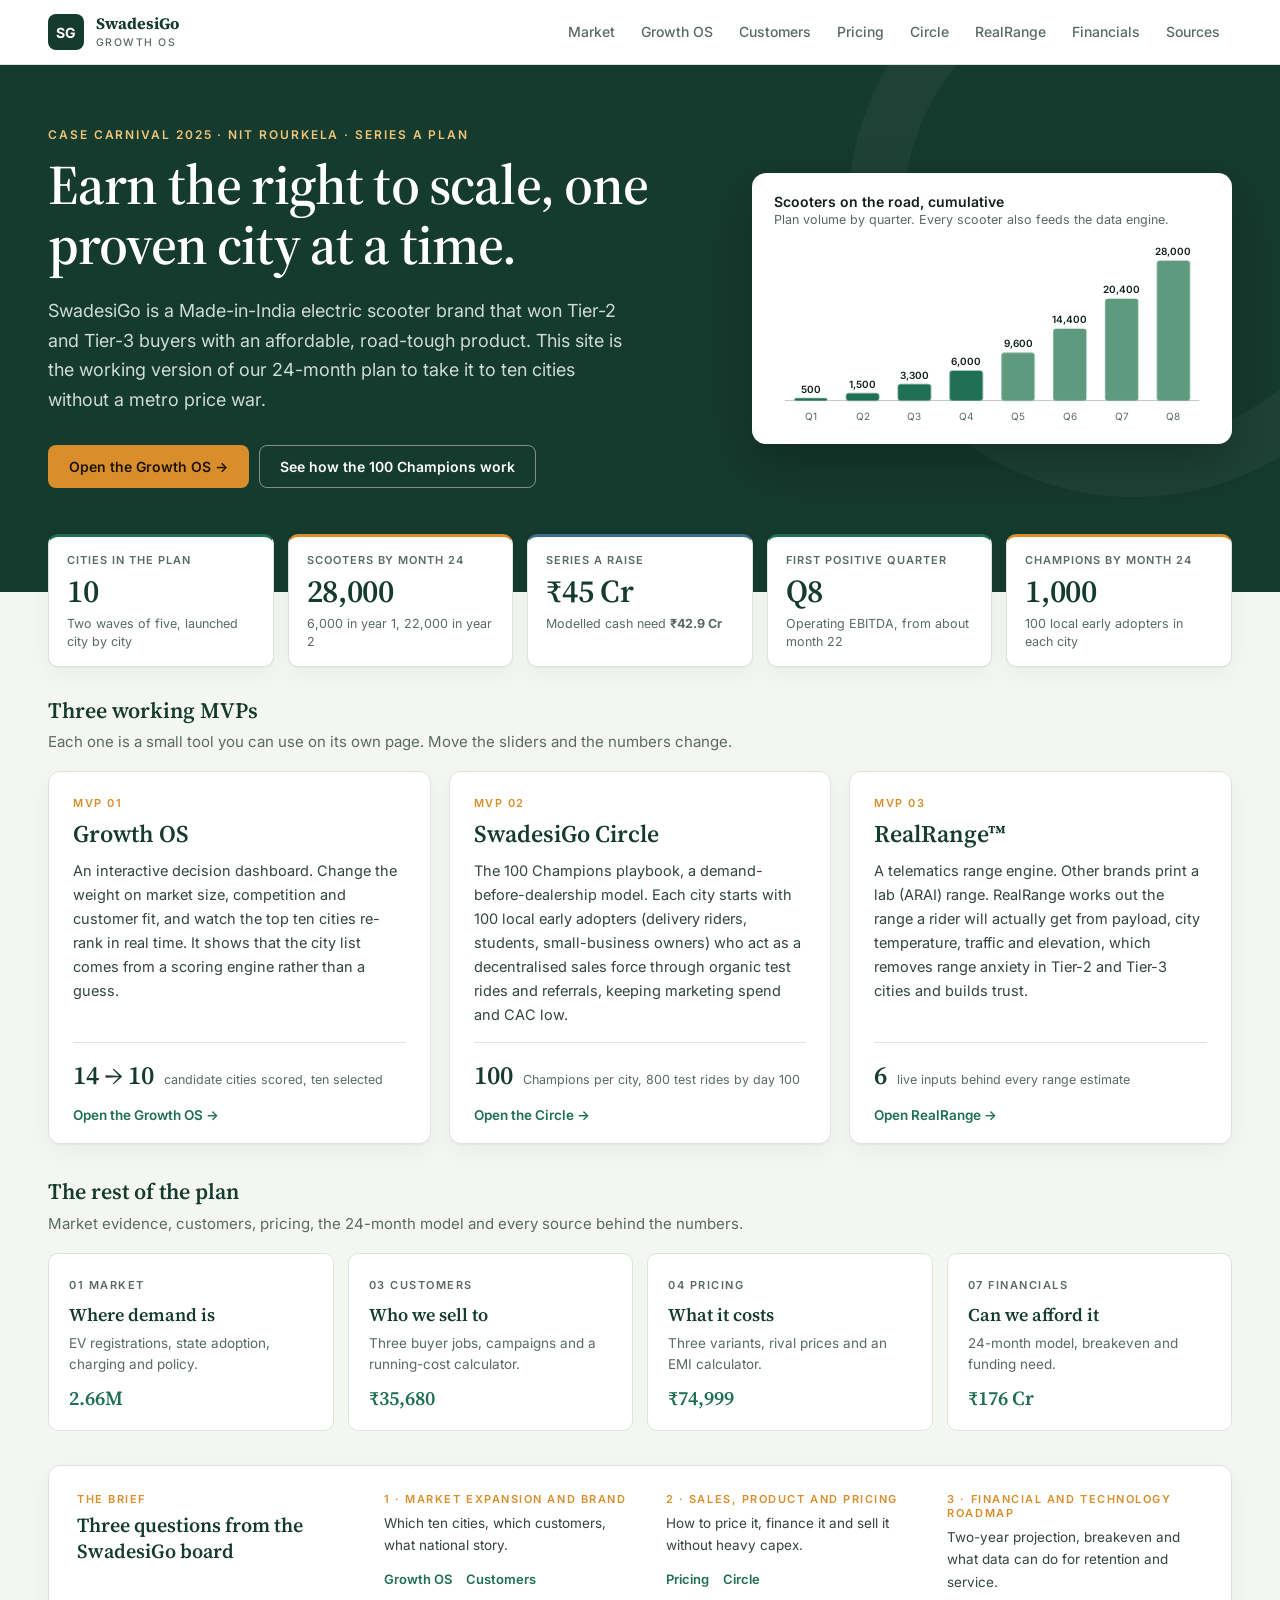
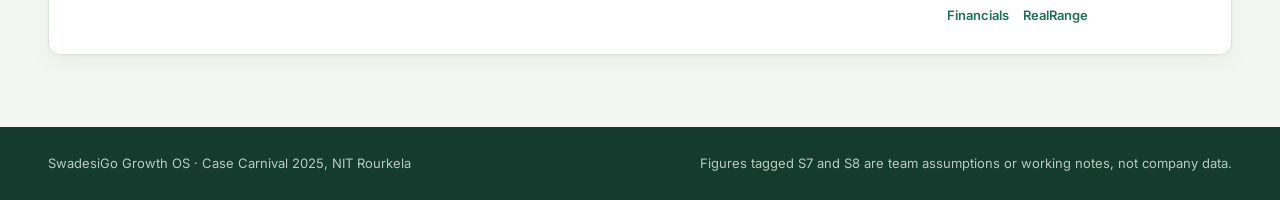
<file: index.html>
<!DOCTYPE html>
<html lang="en">
<head>
<meta charset="utf-8">
<meta name="viewport" content="width=device-width, initial-scale=1">
<title>SwadesiGo Growth OS</title>
<meta name="description" content="SwadesiGo 24-month go-to-market plan: city selection, customers, pricing, the 100 Champions playbook, RealRange and financials.">
<link rel="preconnect" href="https://fonts.googleapis.com">
<link rel="preconnect" href="https://fonts.gstatic.com" crossorigin>
<link href="https://fonts.googleapis.com/css2?family=Inter:wght@400;500;600;700&family=Source+Serif+4:opsz,wght@8..60,500;8..60,600;8..60,700&display=swap" rel="stylesheet">
<link rel="stylesheet" href="styles.css">
</head>
<body>

<header class="topbar">
  <div class="wrap bar">
    <a class="brand" href="#home" data-go="home" aria-label="SwadesiGo home">
      <span class="mark">SG</span>
      <span class="bname">SwadesiGo<small>Growth OS</small></span>
    </a>
    <button class="menu-btn" id="menuBtn" aria-expanded="false" aria-controls="topnav">Menu</button>
    <nav class="topnav" id="topnav" aria-label="Main">
      <a href="#market" data-go="market">Market</a>
      <a href="#cities" data-go="cities">Growth OS</a>
      <a href="#customers" data-go="customers">Customers</a>
      <a href="#pricing" data-go="pricing">Pricing</a>
      <a href="#circle" data-go="circle">Circle</a>
      <a href="#realrange" data-go="realrange">RealRange</a>
      <a href="#financials" data-go="financials">Financials</a>
      <a href="#sources" data-go="sources">Sources</a>
    </nav>
  </div>
</header>

<main id="app">

<!-- ======================= HOME ======================= -->
<section class="page active" id="page-home">
  <div class="hero">
    <div class="wrap hero-grid">
      <div>
        <p class="eyebrow">Case Carnival 2025 &middot; NIT Rourkela &middot; Series A plan</p>
        <h1>Earn the right to scale, one proven city at a time.</h1>
        <p class="lede">SwadesiGo is a Made-in-India electric scooter brand that won Tier-2 and Tier-3 buyers with an affordable, road-tough product. This site is the working version of our 24-month plan to take it to ten cities without a metro price war.</p>
        <div class="btn-row">
          <a class="btn primary" href="#cities" data-go="cities">Open the Growth OS &rarr;</a>
          <a class="btn ghost" href="#circle" data-go="circle">See how the 100 Champions work</a>
        </div>
      </div>
      <div class="hero-card">
        <h4>Scooters on the road, cumulative</h4>
        <p>Plan volume by quarter. Every scooter also feeds the data engine.</p>
        <div class="chart" data-chart="homeCum"></div>
      </div>
    </div>
  </div>

  <div class="wrap">
    <div class="kpis k5 overlap">
      <div class="kpi"><span class="kpi-label">Cities in the plan</span><span class="kpi-value">10</span><span class="kpi-note">Two waves of five, launched city by city</span></div>
      <div class="kpi"><span class="kpi-label">Scooters by month 24</span><span class="kpi-value" data-out="hCum">28,000</span><span class="kpi-note">6,000 in year 1, 22,000 in year 2</span></div>
      <div class="kpi"><span class="kpi-label">Series A raise</span><span class="kpi-value">&#8377;45 Cr</span><span class="kpi-note">Modelled cash need <b data-out="hNeed">&#8377;42.9 Cr</b></span></div>
      <div class="kpi"><span class="kpi-label">First positive quarter</span><span class="kpi-value" data-out="hBe">Q8</span><span class="kpi-note">Operating EBITDA, from about month 22</span></div>
      <div class="kpi"><span class="kpi-label">Champions by month 24</span><span class="kpi-value">1,000</span><span class="kpi-note">100 local early adopters in each city</span></div>
    </div>

    <h2 class="sec-title">Three working MVPs</h2>
    <p class="sec-sub">Each one is a small tool you can use on its own page. Move the sliders and the numbers change.</p>
    <div class="mvps">
      <a class="mvp" href="#cities" data-go="cities">
        <span class="no">MVP 01</span>
        <h3>Growth OS</h3>
        <p>An interactive decision dashboard. Change the weight on market size, competition and customer fit, and watch the top ten cities re-rank in real time. It shows that the city list comes from a scoring engine rather than a guess.</p>
        <div class="metric"><b>14 &rarr; 10</b><span>candidate cities scored, ten selected</span></div>
        <span class="go">Open the Growth OS &rarr;</span>
      </a>
      <a class="mvp" href="#circle" data-go="circle">
        <span class="no">MVP 02</span>
        <h3>SwadesiGo Circle</h3>
        <p>The 100 Champions playbook, a demand-before-dealership model. Each city starts with 100 local early adopters (delivery riders, students, small-business owners) who act as a decentralised sales force through organic test rides and referrals, keeping marketing spend and CAC low.</p>
        <div class="metric"><b>100</b><span>Champions per city, 800 test rides by day 100</span></div>
        <span class="go">Open the Circle &rarr;</span>
      </a>
      <a class="mvp" href="#realrange" data-go="realrange">
        <span class="no">MVP 03</span>
        <h3>RealRange&trade;</h3>
        <p>A telematics range engine. Other brands print a lab (ARAI) range. RealRange works out the range a rider will actually get from payload, city temperature, traffic and elevation, which removes range anxiety in Tier-2 and Tier-3 cities and builds trust.</p>
        <div class="metric"><b>6</b><span>live inputs behind every range estimate</span></div>
        <span class="go">Open RealRange &rarr;</span>
      </a>
    </div>

    <h2 class="sec-title">The rest of the plan</h2>
    <p class="sec-sub">Market evidence, customers, pricing, the 24-month model and every source behind the numbers.</p>
    <div class="navcards">
      <a class="navcard" href="#market" data-go="market"><small>01 Market</small><h4>Where demand is</h4><p>EV registrations, state adoption, charging and policy.</p><b>2.66M</b></a>
      <a class="navcard" href="#customers" data-go="customers"><small>03 Customers</small><h4>Who we sell to</h4><p>Three buyer jobs, campaigns and a running-cost calculator.</p><b data-out="hSave">&#8377;35,680</b></a>
      <a class="navcard" href="#pricing" data-go="pricing"><small>04 Pricing</small><h4>What it costs</h4><p>Three variants, rival prices and an EMI calculator.</p><b>&#8377;74,999</b></a>
      <a class="navcard" href="#financials" data-go="financials"><small>07 Financials</small><h4>Can we afford it</h4><p>24-month model, breakeven and funding need.</p><b data-out="hRev">&#8377;176 Cr</b></a>
    </div>

    <div class="band">
      <div>
        <p class="q">The brief</p>
        <h3>Three questions from the SwadesiGo board</h3>
      </div>
      <div>
        <p class="q">1 &middot; Market expansion and brand</p>
        <p>Which ten cities, which customers, what national story.</p>
        <a class="lnk" href="#cities" data-go="cities">Growth OS</a><a class="lnk" href="#customers" data-go="customers">Customers</a>
      </div>
      <div>
        <p class="q">2 &middot; Sales, product and pricing</p>
        <p>How to price it, finance it and sell it without heavy capex.</p>
        <a class="lnk" href="#pricing" data-go="pricing">Pricing</a><a class="lnk" href="#circle" data-go="circle">Circle</a>
      </div>
      <div>
        <p class="q">3 &middot; Financial and technology roadmap</p>
        <p>Two-year projection, breakeven and what data can do for retention and service.</p>
        <a class="lnk" href="#financials" data-go="financials">Financials</a><a class="lnk" href="#realrange" data-go="realrange">RealRange</a>
      </div>
    </div>
  </div>
</section>

<!-- ======================= MARKET ======================= -->
<section class="page" id="page-market">
  <div class="wrap">
    <header class="phead">
      <p class="eyebrow">01 &middot; Market</p>
      <h1>Demand is real and growing, but it is uneven across states and segments</h1>
      <p class="lede">India registered 2.66 million EVs in FY26, and two- and three-wheelers made up almost 87% of them. Adoption is concentrated in a few states, charging coverage is thin and policy is shifting from subsidies to mandates. That mix favours a challenger that targets high-use buyers one city at a time.</p>
    </header>

    <div class="kpis k3">
      <div class="kpi"><span class="kpi-label">EVs registered, FY26</span><span class="kpi-value">2.66M</span><span class="kpi-note">Up from 2.05M in FY25, a rise of 29.67% <a class="cite" href="#sources">S1</a></span></div>
      <div class="kpi"><span class="kpi-label">EV share of all vehicle sales</span><span class="kpi-value">8.62%</span><span class="kpi-note">FY26. India's target is 30% of new sales by 2030 <a class="cite" href="#sources">S1</a><a class="cite" href="#sources">S2</a></span></div>
      <div class="kpi"><span class="kpi-label">E2W sold, March 2026</span><span class="kpi-value">1,99,495</span><span class="kpi-note">Up 44.07% from 1,38,472 a year earlier <a class="cite" href="#sources">S1</a></span></div>
      <div class="kpi"><span class="kpi-label">E2W share of EV sales</span><span class="kpi-value">66.03%</span><span class="kpi-note">March 2026, up from 62.11% a year earlier <a class="cite" href="#sources">S1</a></span></div>
      <div class="kpi"><span class="kpi-label">India vs global EV penetration</span><span class="kpi-value">7.66% / 16.48%</span><span class="kpi-note">Calendar 2024, new-vehicle sales <a class="cite" href="#sources">S2</a></span></div>
      <div class="kpi"><span class="kpi-label">Public charging stations</span><span class="kpi-value">29,151</span><span class="kpi-note">As of December 2025, per Ministry of Heavy Industries <a class="cite" href="#sources">S1</a></span></div>
    </div>

    <div class="cols">
      <article class="prose">
        <h3>What the numbers say</h3>
        <p>EV registrations have risen every year since FY21 and passed 2.6 million in FY26. Electric two-wheelers sold 1,99,495 units in March 2026 alone and now account for two thirds of all EV sales. Against that, only 7.66% of vehicles sold in 2024 were electric, well short of the 30% target for 2030. NITI Aayog also notes that 75% of India's vehicles are two-wheelers, so the scooter segment is where the transition will be won or lost.</p>
        <h3>Where demand sits</h3>
        <p>Penetration is very uneven. In calendar 2025 Tripura led at 18.38%, followed by Assam, Delhi, Kerala and Goa. Karnataka holds about 21% of public chargers, and BBC reports that four of India's 28 states hold more than half of them. For a scooter brand this makes the home-charging habit more important than any public network: NITI Aayog points out that two-wheelers are mostly charged at home on residential connections.</p>
        <h3>Tailwinds</h3>
        <p>GST on EVs was cut from 12% to 5%, and on chargers from 18% to 5%. Fuel is a second push. India imports about 90% of its oil, and state fuel retailers raised pump prices in 2026 after four steady years. Tighter CAFE-3 norms and a draft Delhi policy to stop registering new petrol two- and three-wheelers by 2027 point the same way.</p>
        <h3>Headwinds that shape our plan</h3>
        <p>Range anxiety is still the main worry for buyers, battery supply depends on China (70% to 80% of lithium and cobalt refining, nearly 90% of rare-earth separation), and NITI Aayog finds that many buyers see the sticker price but not the running-cost saving. We answer these with RealRange, localised sourcing and a total-cost message.</p>
        <p>The supply side is investing. Battery and EV powertrain components are growing about 13% a year while ICE powertrain parts decline, and India's auto-component sector (about $80 billion) targets $200 billion by 2030.</p>
      </article>
      <div class="stack">
        <figure class="chart-card">
          <figcaption><b>EVs registered in India, FY18 to FY26</b><span>Millions of vehicles, Vahan data</span></figcaption>
          <div class="chart" data-chart="evReg"></div>
          <p class="chart-src">Source: IBEF, citing the Vahan dashboard <a class="cite" href="#sources">S1</a></p>
        </figure>
        <figure class="chart-card">
          <figcaption><b>EV penetration by state, top five, CY2025</b><span>Share of new vehicle registrations, %</span></figcaption>
          <div class="chart" data-chart="stateTop"></div>
          <p class="chart-src">Source: IBEF <a class="cite" href="#sources">S1</a></p>
        </figure>
      </div>
    </div>

    <div class="grid3">
      <figure class="chart-card">
        <figcaption><b>India is behind the world, with a long way to 2030</b><span>EV share of new sales, %</span></figcaption>
        <div class="chart" data-chart="indiaGlobal"></div>
        <p class="chart-src">Source: NITI Aayog <a class="cite" href="#sources">S2</a></p>
      </figure>
      <figure class="chart-card">
        <figcaption><b>Where auto-component value is moving</b><span>Annual growth, %, 2025 to 2030 and beyond</span></figcaption>
        <div class="chart" data-chart="poolGrowth"></div>
        <p class="chart-src">Source: BCG 2026 Supplier Study. Software shown at the midpoint of 14% to 16% <a class="cite" href="#sources">S4</a></p>
      </figure>
      <figure class="chart-card">
        <figcaption><b>Public chargers are concentrated</b><span>Stations, December 2025</span></figcaption>
        <div class="chart" data-chart="chargers"></div>
        <p class="chart-src">Source: IBEF. BBC cites a lower national count (10,000+), so check the definition before quoting <a class="cite" href="#sources">S1</a><a class="cite" href="#sources">S3</a></p>
      </figure>
    </div>

    <div class="callout"><b>So what</b><p>The headroom is large where we play, but buyers need proof on range, running cost and service. That is why the plan enters city by city and leads with those three.</p></div>
  </div>
</section>

<!-- ======================= GROWTH OS (CITIES) ======================= -->
<section class="page" id="page-cities">
  <div class="wrap">
    <header class="phead">
      <p class="eyebrow">02 &middot; Growth OS</p>
      <h1>Where to play: ten cities, ranked by an engine you can change</h1>
      <p class="lede">Growth OS is the decision dashboard behind our city list. Five factors score every candidate city from 1 to 5. Move the sliders for market size, customer fit and competition and the ranking updates at once, so the choice can be defended in front of investors, not just asserted.</p>
    </header>

    <div class="kpis k5">
      <div class="kpi"><span class="kpi-label">Candidate cities scored</span><span class="kpi-value">14</span><span class="kpi-note">Ten selected, four just outside</span></div>
      <div class="kpi"><span class="kpi-label">Top score at default weights</span><span class="kpi-value" data-out="topScore">85.0</span><span class="kpi-note" data-out="topCity">Jaipur</span></div>
      <div class="kpi"><span class="kpi-label">Launch waves</span><span class="kpi-value">5 + 5</span><span class="kpi-note">Wave 1 months 1 to 9, Wave 2 months 10 to 24</span></div>
      <div class="kpi"><span class="kpi-label">Regional hubs</span><span class="kpi-value">4</span><span class="kpi-note">North, West-Central, South, East share spares and technicians</span></div>
      <div class="kpi" id="matchKpi"><span class="kpi-label">Top ten under your weights</span><span class="kpi-value sm" data-out="matchTxt">Same as plan</span><span class="kpi-note" data-out="matchNote">Plan and engine agree</span></div>
    </div>

    <div class="tool">
      <div class="panel tint">
        <h3>Strategy weights</h3>
        <p class="hint">Sliders are relative. Percentages are shown after normalising to 100%.</p>
        <div id="wsl">
          <label class="ctl"><span>Market size <b data-out="wv0">25%</b></span><input type="range" min="0" max="50" value="25" step="1"></label>
          <label class="ctl"><span>Customer fit (gig, SME, student) <b data-out="wv1">25%</b></span><input type="range" min="0" max="50" value="25" step="1"></label>
          <label class="ctl"><span>EV readiness and policy <b data-out="wv2">20%</b></span><input type="range" min="0" max="50" value="20" step="1"></label>
          <label class="ctl"><span>Competitive whitespace <b data-out="wv3">20%</b></span><input type="range" min="0" max="50" value="20" step="1"></label>
          <label class="ctl"><span>Service feasibility <b data-out="wv4">10%</b></span><input type="range" min="0" max="50" value="10" step="1"></label>
        </div>
        <p class="hint" style="margin-top:14px">Competitive whitespace is the inverse of rivalry: a city with fewer entrenched rivals scores higher.</p>
        <div class="btn-row"><button class="btn dark sm" id="wReset" type="button">Reset to plan weights</button></div>
      </div>
      <div class="rank" id="rankBox"></div>
    </div>

    <div class="cols">
      <article class="prose">
        <h3>How the score works</h3>
        <p>Each city gets a 1 to 5 rating on five factors. The default weights are market size 25%, customer fit 25%, EV readiness and policy 20%, competitive whitespace 20% and service feasibility 10%. The weighted sum is scaled to 100. Population alone never decides the answer.</p>
        <h3>Why Tier-2 cities go first</h3>
        <p>SwadesiGo's early wins came from affordable pricing and a durable design in smaller cities. Jaipur, Indore, Coimbatore, Lucknow and Bhubaneswar combine solid two-wheeler demand with fewer entrenched rivals, so the Day-100 gate can be passed on a small budget.</p>
        <h3>Why the metros come late</h3>
        <p>Bengaluru has the biggest market rating (5) and the lowest whitespace rating (1). Pune scores well on market size but is crowded, so it sits in Wave 2 even though it ranks above some Wave 1 candidates on raw market. Metros enter through fleet tie-ups rather than mass media, to avoid a high-CAC price war with Ola, Ather and TVS.</p>
        <h3>Clusters, not scattered pins</h3>
        <p>Spares, technicians and charging partners are shared inside a region. North: Jaipur, Lucknow. West-Central: Indore, Ahmedabad, Pune. South: Coimbatore, Kochi, Hyderabad, Bengaluru. East: Bhubaneswar. Each Wave 2 city is unlocked by a nearby Wave 1 city that has cleared its gate.</p>
        <p><strong>What to check before submission.</strong> The 1 to 5 ratings are team estimates. Replace them with city-level Vahan registrations, gig-worker counts and dealer mapping.</p>
      </article>
      <div class="stack">
        <figure class="chart-card">
          <figcaption><b>Market attractiveness vs ability to win</b><span>Updates with the sliders. Top right is where to enter first.</span></figcaption>
          <div class="chart" data-chart="r2w"></div>
          <div class="legend"><li><i style="background:#1f6f54"></i>Wave 1</li><li><i style="background:#d98e2b"></i>Wave 2</li><li><i style="background:#9fb0a6"></i>Not in plan</li></div>
          <p class="chart-src">Team scoring model <a class="cite" href="#sources">S7</a></p>
        </figure>
        <figure class="chart-card">
          <figcaption><b>State E2W penetration, April to October FY26</b><span>Context for the EV readiness rating, %</span></figcaption>
          <div class="chart" data-chart="stateE2W"></div>
          <p class="chart-src">Team notes citing Deloitte. Verify before quoting <a class="cite" href="#sources">S8</a></p>
        </figure>
      </div>
    </div>

    <div class="tbl-wrap">
      <p class="tbl-cap">The ten-city plan</p>
      <table class="tbl">
        <thead><tr><th>Wave</th><th>City</th><th>State</th><th>Regional hub</th><th>Lead buyer</th><th class="r">Score</th></tr></thead>
        <tbody id="planBody"></tbody>
      </table>
    </div>
  </div>
</section>

<!-- ======================= CUSTOMERS ======================= -->
<section class="page" id="page-customers">
  <div class="wrap">
    <header class="phead">
      <p class="eyebrow">03 &middot; Customers and brand</p>
      <h1>Sell to the job the scooter does, and lead with the rupees saved</h1>
      <p class="lede">Three buyers drive the plan: delivery partners, college students and small-business owners. Each needs something different, so each gets a variant, a financing route and a message. The strongest message for all three is running cost.</p>
    </header>

    <div class="kpis k4">
      <div class="kpi"><span class="kpi-label">Petrol running cost per month</span><span class="kpi-value" data-out="tcoP">&#8377;3,333</span><span class="kpi-note">At <span data-out="tcoKmTxt">1,500</span> km a month</span></div>
      <div class="kpi"><span class="kpi-label">SwadesiGo running cost per month</span><span class="kpi-value" data-out="tcoE">&#8377;360</span><span class="kpi-note">Home charging at your tariff</span></div>
      <div class="kpi"><span class="kpi-label">Saved per year</span><span class="kpi-value" data-out="tcoYr">&#8377;35,680</span><span class="kpi-note"><b data-out="tcoPct">89%</b> lower running cost</span></div>
      <div class="kpi"><span class="kpi-label">Delivery rider, 2,600 km a month</span><span class="kpi-value" data-out="tcoRider">&#8377;5,159</span><span class="kpi-note">Saved every month. Heavy users gain most</span></div>
    </div>

    <div class="tool">
      <div class="panel tint">
        <h3>Running-cost calculator</h3>
        <p class="hint">Change the assumptions. The Pricing page uses the same numbers for its EMI comparison.</p>
        <label class="ctl"><span>Distance per month <b data-out="cvKm">1,500 km</b></span><input type="range" id="cKm" min="300" max="3500" step="50" value="1500"></label>
        <label class="ctl"><span>Petrol price <b data-out="cvPetrol">&#8377;100 / litre</b></span><input type="range" id="cPetrol" min="80" max="130" step="1" value="100"></label>
        <label class="ctl"><span>Petrol scooter mileage <b data-out="cvMil">45 km/l</b></span><input type="range" id="cMil" min="30" max="60" step="1" value="45"></label>
        <label class="ctl"><span>Electricity tariff <b data-out="cvTar">&#8377;8 / kWh</b></span><input type="range" id="cTar" min="4" max="14" step="0.5" value="8"></label>
        <label class="ctl"><span>Scooter consumption <b data-out="cvKwh">0.030 kWh/km</b></span><input type="range" id="cKwh" min="0.02" max="0.05" step="0.001" value="0.03"></label>
      </div>
      <div class="stack">
        <figure class="chart-card">
          <figcaption><b>Monthly running cost by type of rider</b><span>Rupees per month, updates with the calculator</span></figcaption>
          <div class="chart" data-chart="tcoBars"></div>
          <p class="chart-src">Team calculation. Petrol and tariff values are editable assumptions <a class="cite" href="#sources">S7</a></p>
        </figure>
        <figure class="chart-card">
          <figcaption><b>Annual saving grows with every kilometre</b><span>Rupees saved per year against a petrol scooter</span></figcaption>
          <div class="chart" data-chart="tcoLine"></div>
        </figure>
      </div>
    </div>

    <div class="cols">
      <article class="prose">
        <h3>The Hustler: delivery and gig riders</h3>
        <p>The scooter is their income, so uptime and range matter most, followed by running cost. They ride 2,000 to 3,000 km a month, which makes them the biggest winners from electric running costs. They get the Pro-Fleet variant and a lease repaid from payouts. Lead cities: Jaipur, Hyderabad, Lucknow.</p>
        <h3>The Explorer: students and early-career riders</h3>
        <p>They want a price they can afford, a low EMI, good looks and an app. They ride less, so the saving is smaller, which is why the Base variant and an easy EMI matter. Lead cities: Indore, Bhubaneswar, Pune.</p>
        <h3>The Builder: small businesses and kiranas</h3>
        <p>They carry loads over broken roads and cannot afford breakdowns. Payload, durability and service coverage decide the sale. They get the Cargo variant. Lead cities: Coimbatore, Ahmedabad, Lucknow.</p>
        <h3>The brand story</h3>
        <p>Three pillars carry the national message: built for India (roads, weather, budgets), built for your pocket (rupees per kilometre, not horsepower) and built for tomorrow (local jobs and lower emissions). "Made in India" is told through local jobs and economic gain, not slogans.</p>
        <h3>Campaigns for Tier-2 and Tier-3</h3>
        <p><strong>Kitna Bachaya?</strong> puts the fuel-versus-electricity saving on a rupee board at mandis and tech parks. NITI Aayog finds that buyers often miss the running-cost saving, so this closes a known gap. <strong>India Ki Sadkon Ka Test</strong> shows unedited stress tests on rough roads with real loads. <strong>Apna EV, Apni Tarakki</strong> uses local Champions who share real earnings and travel stories.</p>
      </article>
      <div class="stack">
        <figure class="chart-card">
          <figcaption><b>Planned product mix</b><span>Share of units sold in the financial model</span></figcaption>
          <div class="chart" data-chart="mix"></div>
          <p class="chart-src">Team model assumption <a class="cite" href="#sources">S7</a></p>
        </figure>
        <div class="tbl-wrap" style="margin:0">
          <p class="tbl-cap">Buyer jobs at a glance</p>
          <table class="tbl">
            <thead><tr><th>Buyer</th><th>Job to be done</th><th>Variant</th></tr></thead>
            <tbody>
              <tr><td><strong>Hustler</strong></td><td>Earn more per kilometre with no downtime</td><td>Pro-Fleet</td></tr>
              <tr><td><strong>Explorer</strong></td><td>Affordable, good-looking, connected mobility</td><td>Base</td></tr>
              <tr><td><strong>Builder</strong></td><td>Carry loads reliably across bad roads</td><td>Cargo</td></tr>
            </tbody>
          </table>
        </div>
      </div>
    </div>

    <div class="tbl-wrap">
      <p class="tbl-cap">City by buyer matrix (lead and support)</p>
      <table class="tbl">
        <thead><tr><th>City</th><th>Wave</th><th class="heat">Hustler</th><th class="heat">Explorer</th><th class="heat">Builder</th></tr></thead>
        <tbody id="matrixBody"></tbody>
      </table>
    </div>
  </div>
</section>

<!-- ======================= PRICING ======================= -->
<section class="page" id="page-pricing">
  <div class="wrap">
    <header class="phead">
      <p class="eyebrow">04 &middot; Product and pricing</p>
      <h1>Three variants priced below the entry rivals, with finance built into each</h1>
      <p class="lede">Base, Cargo and Pro-Fleet each fit one job. Entry rivals sit around &#8377;0.9 to 1.1 lakh, so Base is cheaper, but sticker price alone will not win a buyer. Payload, durability, running cost and an easy way to pay will.</p>
    </header>

    <div class="kpis k4">
      <div class="kpi"><span class="kpi-label">Entry price, Base</span><span class="kpi-value">&#8377;74,999</span><span class="kpi-note">About 15% to 25% below entry rivals <a class="cite" href="#sources">S8</a></span></div>
      <div class="kpi"><span class="kpi-label">Monthly EMI</span><span class="kpi-value" data-out="emiM">&#8377;2,340</span><span class="kpi-note" data-out="emiMNote">Base, 36 months, 10% down, 15% rate</span></div>
      <div class="kpi"><span class="kpi-label">Per day, same loan</span><span class="kpi-value" data-out="emiD">&#8377;78</span><span class="kpi-note">Pro-Fleet lease is about &#8377;104 a day on the same terms</span></div>
      <div class="kpi"><span class="kpi-label">Discount cap</span><span class="kpi-value">8%</span><span class="kpi-note">Of list price. Ather's discounts reached 11.2% <a class="cite" href="#sources">S8</a></span></div>
    </div>

    <div class="tbl-wrap">
      <p class="tbl-cap">Product ladder</p>
      <table class="tbl">
        <thead><tr><th>Variant</th><th class="r">Price</th><th>Battery and range</th><th>Built for</th><th>Financing route</th></tr></thead>
        <tbody>
          <tr><td><strong>Base</strong></td><td class="r">&#8377;74,999</td><td>2.0 kWh LFP, 85 km at reference conditions</td><td>Students and commuters</td><td>NBFC EMI, low down payment</td></tr>
          <tr><td><strong>Cargo</strong></td><td class="r">&#8377;89,999</td><td>2.7 kWh, 105 km, 180 kg payload, flat floor</td><td>Small businesses, kiranas</td><td>Lease-to-own</td></tr>
          <tr><td><strong>Pro-Fleet</strong></td><td class="r">&#8377;99,999</td><td>3.4 kWh dual pack, 135 km, fast-charge capable</td><td>Delivery partners</td><td>Daily deduction from platform payouts</td></tr>
        </tbody>
      </table>
    </div>

    <div class="tool">
      <div class="panel tint">
        <h3>EMI calculator</h3>
        <p class="hint">Pick a variant and loan terms. The chart compares each buyer's EMI with their fuel saving.</p>
        <label class="ctl"><span>Variant</span>
          <select id="pTier"><option value="base">Base, &#8377;74,999</option><option value="cargo">Cargo, &#8377;89,999</option><option value="fleet">Pro-Fleet, &#8377;99,999</option></select></label>
        <label class="ctl"><span>Down payment <b data-out="pvDown">10%</b></span><input type="range" id="pDown" min="0" max="40" step="1" value="10"></label>
        <label class="ctl"><span>Interest rate <b data-out="pvRate">15%</b></span><input type="range" id="pRate" min="8" max="26" step="0.5" value="15"></label>
        <label class="ctl"><span>Tenure <b data-out="pvTen">36 months</b></span><input type="range" id="pTen" min="12" max="48" step="6" value="36"></label>
        <div id="emiCard" class="note-line" style="margin-top:18px"></div>
      </div>
      <div class="stack">
        <figure class="chart-card">
          <figcaption><b>Fuel saving vs monthly EMI, by buyer</b><span>Rupees per month. Saving above the EMI means the scooter pays for itself</span></figcaption>
          <div class="chart" data-chart="saveEmi"></div>
          <p class="chart-src">Uses the Customers page fuel assumptions and the loan terms at left <a class="cite" href="#sources">S7</a></p>
        </figure>
      </div>
    </div>

    <div class="cols">
      <article class="prose">
        <h3>Price sensitivity and positioning</h3>
        <p>Buyers in Tier-2 and Tier-3 cities compare price, running cost and trust at once. The top four brands (TVS, Bajaj, Ather and Vida) now hold about 76% of e-2W sales, and TVS funds its EV pricing from petrol-vehicle cash flow, so it can match any cut. We do not chase the lowest sticker. We compete on fit for the job and keep the discount cap at 8%.</p>
        <h3>Why we do not discount</h3>
        <p>Pure-play EV makers earn thin margins even at scale. Ola's FY25 gross margin was 17.9% and Ather's FY26 gross margin was 21.1%, according to the team's pricing note. Our plan starts at 16.7% in year 1 and reaches 21.3% in year 2, so discounting would erase the model. Festive offers use exchange bonuses and accessory bundles, never permanent cuts.</p>
        <h3>Financing is part of the product</h3>
        <p>NBFCs fund Base buyers, lease-to-own serves Cargo, and Pro-Fleet repayment is deducted from rider payouts through a delivery-platform partner. SwadesiGo does not become a lender. A battery subscription, which would cut the upfront price by roughly 30%, is held for phase 2 so launch does not depend on it. NITI Aayog lists the cost of financing vehicles as a main barrier, which is why this sits at the centre of the offer.</p>
        <h3>No subsidy assumed</h3>
        <p>Central incentives are time-limited, so every variant is priced to work at zero subsidy. Any subsidy that remains is upside.</p>
      </article>
      <div class="stack">
        <figure class="chart-card">
          <figcaption><b>Ex-showroom price vs entry rivals</b><span>Rupees thousand. Rival prices are approximate</span></figcaption>
          <div class="chart" data-chart="priceCmp"></div>
          <p class="chart-src">Rival prices from public listings in the team notes. Check before quoting <a class="cite" href="#sources">S8</a></p>
        </figure>
        <figure class="chart-card">
          <figcaption><b>Gross margin, rivals vs SwadesiGo plan</b><span>Per cent of revenue. Periods differ (Ola FY25, Ather and TVS FY26)</span></figcaption>
          <div class="chart" data-chart="gmCmp"></div>
          <p class="chart-src">Rival margins from the team pricing note. Verify <a class="cite" href="#sources">S8</a>. SwadesiGo from the model <a class="cite" href="#sources">S7</a></p>
        </figure>
      </div>
    </div>
  </div>
</section>

<!-- ======================= CIRCLE ======================= -->
<section class="page" id="page-circle">
  <div class="wrap">
    <header class="phead">
      <p class="eyebrow">05 &middot; SwadesiGo Circle</p>
      <h1>The 100 Champions playbook: build demand before a dealership</h1>
      <p class="lede">Instead of opening large showrooms, SwadesiGo starts every city with 100 local early adopters: delivery riders, students and small-business owners. They become Champions who give real test rides and refer people they know. Showrooms come later, and only where demand has already shown up.</p>
    </header>

    <div class="kpis k4">
      <div class="kpi"><span class="kpi-label">Champions per city</span><span class="kpi-value">100</span><span class="kpi-note">1,000 across ten cities by month 24</span></div>
      <div class="kpi"><span class="kpi-label">Test rides by day 100</span><span class="kpi-value">800</span><span class="kpi-note">Eight per Champion, about 2.4 a month</span></div>
      <div class="kpi"><span class="kpi-label">CAC gate</span><span class="kpi-value">&#8377;9,000</span><span class="kpi-note">Per scooter delivered, at day 100</span></div>
      <div class="kpi"><span class="kpi-label">Franchise trigger</span><span class="kpi-value">60+</span><span class="kpi-note">Sales a month, two months running</span></div>
    </div>

    <div class="cols">
      <article class="prose">
        <h3>What the Circle is</h3>
        <p>The SwadesiGo Circle is a "demand before dealership" model. A traditional launch rents a showroom, buys stock and hopes customers come. The Circle reverses the order: recruit people who already ride every day, put the scooter under them, and let the city show whether it wants more.</p>
        <h3>What a Champion does</h3>
        <p>A Champion is a trusted local rider or owner, not a paid influencer. Champions give friends, colleagues and neighbours a real test ride, and refer people who are ready to buy. Together they work as a decentralised sales force that produces organic test rides and referrals without a showroom or a large advertising budget.</p>
        <h3>Why it lowers CAC</h3>
        <p>A recommendation from a rider you know is more trusted than an advert, and it costs far less than paid media. Our design target is a CAC that falls from about &#8377;10,000 in the first quarter to &#8377;6,000 by the eighth as referrals replace paid acquisition. That is a target to be proven by the day-100 gate in each city, not a measured result.</p>
        <h3>The day-100 gate</h3>
        <p>Every city gets 100 days. To pass, it needs 100 Champions, 800 test rides and a CAC below &#8377;9,000. A city that passes unlocks a pop-up hub. A city that falls short gets one extra experiment or is paused, so money follows proof.</p>
        <h3>Three stages, each unlocked by the last</h3>
        <p>Stage 1 is digital outreach plus Champions with almost no capex. Stage 2 is a container pop-up hub at a fuel pump or mandi, about &#8377;3.5 lakh. Stage 3 is a franchise sales and service hub funded by a partner, opened only after 60 or more sales a month for two months running.</p>
      </article>
      <div class="stack">
        <figure class="chart-card">
          <figcaption><b>Who the 100 Champions are</b><span>Planned mix in each city</span></figcaption>
          <div class="chart" data-chart="champMix"></div>
          <p class="chart-src">Team plan. The split is an assumption to test in the first city <a class="cite" href="#sources">S7</a></p>
        </figure>
        <figure class="chart-card">
          <figcaption><b>Champions on the ground, by quarter</b><span>Cumulative, both waves</span></figcaption>
          <div class="chart" data-chart="champRoll"></div>
          <p class="chart-src">Team plan <a class="cite" href="#sources">S7</a></p>
        </figure>
      </div>
    </div>

    <h2 class="sec-title">Try a city launch</h2>
    <p class="sec-sub">Set what one city achieves in its first 100 days and see whether it clears the gate.</p>
    <div class="tool">
      <div class="panel tint">
        <h3>Day-100 gate simulator</h3>
        <label class="ctl"><span>Champions recruited <b data-out="ccv">100</b></span><input type="range" id="cCh" min="40" max="150" step="1" value="100"></label>
        <label class="ctl"><span>Test rides per Champion <b data-out="crv">8</b></span><input type="range" id="cRd" min="2" max="14" step="1" value="8"></label>
        <label class="ctl"><span>Ride to delivery conversion <b data-out="cpv">10%</b></span><input type="range" id="cCv" min="3" max="20" step="1" value="10"></label>
        <label class="ctl"><span>Spend in 100 days <b data-out="csv">&#8377;6.0 lakh</b></span><input type="range" id="cSp" min="2" max="16" step="0.5" value="6"></label>
      </div>
      <div class="stack">
        <div class="kpis k4" style="margin:0">
          <div class="kpi"><span class="kpi-label">Test rides</span><span class="kpi-value sm" data-out="cRides">800</span><span class="kpi-note">Gate: 800</span></div>
          <div class="kpi"><span class="kpi-label">Deliveries</span><span class="kpi-value sm" data-out="cDel">80</span><span class="kpi-note">Gate: 80</span></div>
          <div class="kpi"><span class="kpi-label">CAC</span><span class="kpi-value sm" data-out="cCac">&#8377;7,500</span><span class="kpi-note">Gate: under &#8377;9,000</span></div>
          <div class="kpi"><span class="kpi-label">Gates met</span><span class="kpi-value sm" data-out="cGates">4 of 4</span><span class="kpi-note">Champions, rides, deliveries, CAC</span></div>
        </div>
        <div id="cStatus" class="note-line"></div>
        <figure class="chart-card">
          <figcaption><b>City funnel at day 100</b><span>Bars show what you entered. Dashed line marks the gate for each step</span></figcaption>
          <div class="chart" data-chart="funnel"></div>
        </figure>
      </div>
    </div>

    <div class="grid2">
      <figure class="chart-card">
        <figcaption><b>CAC path against the day-100 gate</b><span>Rupees per scooter delivered, by quarter</span></figcaption>
        <div class="chart" data-chart="cacPath"></div>
        <p class="chart-src">Team model <a class="cite" href="#sources">S7</a></p>
      </figure>
      <div class="tbl-wrap" style="margin:0">
        <p class="tbl-cap">Stages and triggers</p>
        <table class="tbl">
          <thead><tr><th>Stage</th><th>What happens</th><th>Capex</th><th>Unlocked by</th></tr></thead>
          <tbody>
            <tr><td><strong>1 Digital and Champions</strong></td><td>Outreach, doorstep test rides, referrals</td><td>Minimal</td><td>City selected</td></tr>
            <tr><td><strong>2 Pop-up hub</strong></td><td>Container hub at a fuel pump or mandi</td><td>About &#8377;3.5 lakh</td><td>Day-100 gate passed</td></tr>
            <tr><td><strong>3 Franchise hub</strong></td><td>Partner-funded showroom, service, spares</td><td>Partner pays</td><td>60+ sales a month, twice</td></tr>
          </tbody>
        </table>
        <p class="tbl-cap" style="padding-top:18px">Partners that make it work</p>
        <table class="tbl">
          <thead><tr><th>Partner</th><th>Role</th></tr></thead>
          <tbody>
            <tr><td><strong>Food and e-commerce fleets</strong></td><td>Pilot orders for Pro-Fleet, payout-linked repayment</td></tr>
            <tr><td><strong>NBFCs</strong></td><td>Down-payment-light EMI and lease capital</td></tr>
            <tr><td><strong>Charging operators</strong></td><td>App roaming, so no proprietary charger capex</td></tr>
            <tr><td><strong>Franchise owners</strong></td><td>Fund and run stage-3 hubs</td></tr>
          </tbody>
        </table>
      </div>
    </div>
  </div>
</section>

<!-- ======================= REALRANGE ======================= -->
<section class="page" id="page-realrange">
  <div class="wrap">
    <header class="phead">
      <p class="eyebrow">06 &middot; RealRange&trade; telematics engine</p>
      <h1>A range number a rider can trust, calculated for their own road</h1>
      <p class="lede">Other brands print a lab (ARAI) range. RealRange is an AI-driven feature in the rider's app that calculates the dynamic range from the weight on the scooter, the city's temperature, traffic and elevation. In Tier-2 and Tier-3 cities, where public charging is thin, that confidence builds trust and removes range anxiety.</p>
    </header>

    <div class="kpis k4">
      <div class="kpi"><span class="kpi-label">Range now</span><span class="kpi-value" data-out="rrKm">79 km</span><span class="kpi-note"><b data-out="rrPct">93%</b> of the rated <span data-out="rrRated">85</span> km</span></div>
      <div class="kpi"><span class="kpi-label">Rated range, three variants</span><span class="kpi-value sm">85 / 105 / 135 km</span><span class="kpi-note">Base, Cargo, Pro-Fleet at reference conditions</span></div>
      <div class="kpi"><span class="kpi-label">Live inputs</span><span class="kpi-value">6</span><span class="kpi-note">Load, temperature, traffic, elevation, battery health, riding style</span></div>
      <div class="kpi"><span class="kpi-label">Scooters feeding data</span><span class="kpi-value">28,000</span><span class="kpi-note">Cumulative by month 24</span></div>
    </div>

    <div class="tool">
      <div class="panel tint">
        <h3>RealRange estimator</h3>
        <p class="hint">Illustrative coefficients. Real values are fitted from fleet telemetry.</p>
        <label class="ctl"><span>Variant</span>
          <select id="rVar"><option value="base">Base, 85 km rated</option><option value="cargo">Cargo, 105 km rated</option><option value="fleet">Pro-Fleet, 135 km rated</option></select></label>
        <label class="ctl"><span>Rider plus load <b data-out="rvKg">75 kg</b></span><input type="range" id="rKg" min="50" max="260" step="5" value="75"></label>
        <label class="ctl"><span>Temperature <b data-out="rvT">30 &deg;C</b></span><input type="range" id="rT" min="0" max="46" step="1" value="30"></label>
        <label class="ctl"><span>Traffic</span>
          <select id="rTr"><option value="free">Free flow</option><option value="mixed" selected>Mixed city traffic</option><option value="stop">Heavy stop and go</option></select></label>
        <label class="ctl"><span>Climb per 10 km <b data-out="rvC">10 m</b></span><input type="range" id="rC" min="0" max="60" step="1" value="10"></label>
        <label class="ctl"><span>Battery health <b data-out="rvS">100%</b></span><input type="range" id="rS" min="70" max="100" step="1" value="100"></label>
        <label class="ctl"><span>Riding style</span>
          <select id="rSt"><option value="eco">Eco</option><option value="normal" selected>Normal</option><option value="sport">Sporty</option></select></label>
      </div>
      <div class="stack">
        <figure class="chart-card">
          <figcaption><b>Where the range goes</b><span>Kilometres lost to each factor, from rated range to RealRange</span></figcaption>
          <div class="chart" data-chart="rrWater"></div>
          <p class="chart-src">Heuristic model for demonstration. Coefficients to be calibrated from telemetry <a class="cite" href="#sources">S7</a></p>
        </figure>
      </div>
    </div>

    <div class="cols">
      <article class="prose">
        <h3>The problem it solves</h3>
        <p>Lab range is measured under ideal conditions. A delivery rider carrying a bag in 41 &deg;C heat through stop-and-go traffic gets far less. Nomura names range anxiety as a key deterrent for Indian EV buyers, and public charging is uneven, with a few states holding most chargers. A range figure that matches the rider's day is a sales tool as well as a service feature.</p>
        <h3>How it works</h3>
        <p>The scooter reports payload (through weight sensing or a rider profile), ambient temperature, speed and stop pattern, elevation change and battery health to the app. A model turns these into a live range for the current trip and a typical range for the city and use case. Over time the estimates improve as more scooters report in.</p>
        <h3>How it helps the plan</h3>
        <p>In the Circle, Champions can show a prospect the range real riders get in their own city. In service, the same data supports predictive maintenance: cell-voltage drift and temperature spikes trigger early alerts, which reduces roadside failures. For fleets, the dashboard shows uptime and location. We do not claim a saving figure yet. We will measure it in the pilot cities.</p>
        <h3>Roadmap</h3>
        <p>Phase 1 (months 1 to 6) ships RealRange. Phase 2 (months 6 to 15) adds predictive maintenance and retention tools such as service reminders and a savings tracker. Phase 3 (months 15 to 24) adds the fleet dashboard and spares planning. Throughout, enquiries from cities where we have no presence feed back into Growth OS as a signal for the next launch.</p>
      </article>
      <div class="stack">
        <figure class="chart-card">
          <figcaption><b>Rated vs RealRange in four everyday scenarios</b><span>Kilometres. Each scenario uses the model at left</span></figcaption>
          <div class="chart" data-chart="rrScen"></div>
          <div class="legend"><li><i style="background:#9fb0a6"></i>Rated range</li><li><i style="background:#1f6f54"></i>RealRange</li></div>
        </figure>
        <figure class="chart-card">
          <figcaption><b>Technology roadmap, months 1 to 24</b><span>Three phases plus a continuous signal</span></figcaption>
          <div class="chart" data-chart="techGantt"></div>
        </figure>
      </div>
    </div>
  </div>
</section>

<!-- ======================= FINANCIALS ======================= -->
<section class="page" id="page-financials">
  <div class="wrap">
    <header class="phead">
      <p class="eyebrow">07 &middot; Financials</p>
      <h1>Operating breakeven in the eighth quarter, on a &#8377;45 Cr raise with a thin buffer</h1>
      <p class="lede">The model sells 6,000 scooters in year 1 and 22,000 in year 2 at a net price of &#8377;80,000 after GST and channel margin. Gross margin rises from 14% to 22.5% and CAC falls from &#8377;10,000 to &#8377;6,000. Change any assumption below and the breakeven and funding need update.</p>
    </header>

    <div class="kpis k5">
      <div class="kpi"><span class="kpi-label">First positive quarter</span><span class="kpi-value" data-out="fBe">Q8</span><span class="kpi-note" data-out="fBeNote">From about month 22</span></div>
      <div class="kpi"><span class="kpi-label">Year 2 revenue</span><span class="kpi-value" data-out="fRev2">&#8377;176 Cr</span><span class="kpi-note">Year 1: <span data-out="fRev1">&#8377;48 Cr</span></span></div>
      <div class="kpi neg" id="fPeakK"><span class="kpi-label">Peak cumulative EBITDA loss</span><span class="kpi-value" data-out="fPeak">&#8377;17.4 Cr</span><span class="kpi-note">Before the business turns</span></div>
      <div class="kpi" id="fNeedK"><span class="kpi-label">Total cash need</span><span class="kpi-value" data-out="fNeed">&#8377;42.9 Cr</span><span class="kpi-note" data-out="fNeedNote">Against a &#8377;45 Cr raise</span></div>
      <div class="kpi"><span class="kpi-label">Breakeven volume at Q8 economics</span><span class="kpi-value" data-out="fBev">2,177</span><span class="kpi-note">Scooters a month to cover fixed cost</span></div>
    </div>

    <div class="tool">
      <div class="panel tint">
        <h3>Assumptions</h3>
        <p class="hint">Base case sits at the centre of every slider.</p>
        <label class="ctl"><span>Volume vs plan <b data-out="fvV">100%</b></span><input type="range" id="fV" min="60" max="130" step="5" value="100"></label>
        <label class="ctl"><span>Net price per scooter <b data-out="fvA">&#8377;80,000</b></span><input type="range" id="fA" min="70000" max="90000" step="1000" value="80000"></label>
        <label class="ctl"><span>Gross margin vs plan <b data-out="fvG">0 pts</b></span><input type="range" id="fG" min="-6" max="6" step="0.5" value="0"></label>
        <label class="ctl"><span>CAC vs plan <b data-out="fvC">100%</b></span><input type="range" id="fC" min="70" max="150" step="5" value="100"></label>
        <label class="ctl"><span>Fixed costs vs plan <b data-out="fvF">100%</b></span><input type="range" id="fF" min="70" max="130" step="5" value="100"></label>
        <div class="btn-row"><button class="btn dark sm" id="fReset" type="button">Reset to base case</button></div>
      </div>
      <div class="stack">
        <div class="grid2" style="margin:0">
          <figure class="chart-card">
            <figcaption><b>Quarterly EBITDA</b><span>&#8377; Cr</span></figcaption>
            <div class="chart" data-chart="ebitdaQ"></div>
          </figure>
          <figure class="chart-card">
            <figcaption><b>Cumulative EBITDA</b><span>&#8377; Cr, the cash the business consumes</span></figcaption>
            <div class="chart" data-chart="ebitdaCum"></div>
          </figure>
        </div>
        <div id="fStatus" class="note-line"></div>
      </div>
    </div>

    <div class="cols">
      <article class="prose">
        <h3>What drives the result</h3>
        <p>Volume grows 3.7 times from year 1 to year 2 as each city that clears its day-100 gate adds sales. Gross margin climbs through local sourcing and cell volume. CAC falls as referrals replace paid media. Fixed costs (team, R&amp;D, network) rise more slowly than revenue, which is what finally turns EBITDA positive.</p>
        <h3>Funding need</h3>
        <p>The raise has to cover three things: the peak cumulative EBITDA loss, about &#8377;12 Cr of capex (tooling, pop-up hubs, spares hubs) and working capital of about 20 days of revenue. Together that is close to the &#8377;45 Cr raise. The buffer is thin, so NBFC-funded retail finance and franchise-funded stock are essential, not optional.</p>
        <h3>How it can go wrong</h3>
        <p>A 10% volume miss still leaves the eighth quarter marginally positive. A 20% miss pushes breakeven past month 24 unless fixed costs are cut. Battery cell prices, the end of central subsidies and a price response from TVS or Bajaj are the main outside risks. The model assumes no subsidy and no price war, so use the sliders to test both.</p>
        <h3>What this is and is not</h3>
        <p>These are team-model figures built from the case brief, not company data. Year 1 gross margin (16.7%) sits below the 20% launch target for pricing, which is a gap to close with the supply chain before submission.</p>
      </article>
      <div class="stack">
        <figure class="chart-card">
          <figcaption><b>What one scooter earns at quarter 8</b><span>Rupees per unit, from net price to contribution</span></figcaption>
          <div class="chart" data-chart="unitWater"></div>
        </figure>
        <figure class="chart-card">
          <figcaption><b>Where the &#8377;45 Cr goes</b><span>Modelled uses of funds</span></figcaption>
          <div class="chart" data-chart="funds"></div>
        </figure>
      </div>
    </div>

    <div class="grid2">
      <figure class="chart-card">
        <figcaption><b>Net revenue by quarter</b><span>&#8377; Cr</span></figcaption>
        <div class="chart" data-chart="revQ"></div>
      </figure>
      <figure class="chart-card">
        <figcaption><b>How sensitive is the last quarter to volume?</b><span>Quarter 8 EBITDA, &#8377; Cr, with your other assumptions held</span></figcaption>
        <div class="chart" data-chart="sens"></div>
      </figure>
    </div>

    <div class="tbl-wrap">
      <p class="tbl-cap">24-month model, &#8377; Cr unless stated</p>
      <table class="tbl" id="modelTbl"></table>
    </div>
  </div>
</section>

<!-- ======================= SOURCES ======================= -->
<section class="page" id="page-sources">
  <div class="wrap">
    <header class="phead">
      <p class="eyebrow">08 &middot; Sources and assumptions</p>
      <h1>Every number on this site is either sourced, from the brief, or a labelled assumption</h1>
      <p class="lede">Small green tags such as <a class="cite" href="#sources">S1</a> point here. Where a figure is a team assumption or comes from our working notes, it says so, so you know what to verify before submitting.</p>
    </header>

    <div class="tbl-wrap">
      <p class="tbl-cap">Reference list</p>
      <table class="tbl">
        <thead><tr><th>ID</th><th>Source</th><th>Date</th><th>Used for</th><th>Status</th></tr></thead>
        <tbody>
          <tr><td><strong>S1</strong></td><td>IBEF, <em>Electric Vehicle Industry in India: Growth, Trends and Policy</em><br><a href="https://www.ibef.org/industry/electric-vehicle" target="_blank" rel="noopener">ibef.org/industry/electric-vehicle</a></td><td>Updated Sep 2026, accessed 2 Oct 2026</td><td>FY18 to FY26 registrations, FY26 penetration, March 2026 E2W sales, state penetration CY2025, charging stations, GST cut</td><td><span class="tag t1">Sourced</span></td></tr>
          <tr><td><strong>S2</strong></td><td>NITI Aayog (Government of India), <em>Unlocking a $200 Billion Opportunity: Electric Vehicles in India</em></td><td>August 2025</td><td>India vs global penetration 2024, 30% target by 2030, 75% two-wheeler share of the fleet, home charging, TCO and financing barriers</td><td><span class="tag t1">Sourced</span></td></tr>
          <tr><td><strong>S3</strong></td><td>BBC News, Nikhil Inamdar, <em>Costly fuel pushes more Indians to buy electric cars but challenges remain</em><br><a href="https://www.bbc.com/news/articles/cx21181yq4no" target="_blank" rel="noopener">bbc.com/news/articles/cx21181yq4no</a></td><td>3 June 2026</td><td>Oil import share, pump price rise, CAFE-3, Delhi draft policy, charger concentration, range anxiety, lithium and rare-earth dependence</td><td><span class="tag t1">Sourced</span></td></tr>
          <tr><td><strong>S4</strong></td><td>BCG, <em>The 2026 Global Automotive Supplier Study</em><br><a href="https://www.bcg.com/publications/2026/the-2026-global-automotive-supplier-study" target="_blank" rel="noopener">bcg.com/publications/2026/the-2026-global-automotive-supplier-study</a></td><td>5 March 2026</td><td>Growth of battery and EV powertrain components, software, ICE decline, total component demand</td><td><span class="tag t1">Sourced</span></td></tr>
          <tr><td><strong>S5</strong></td><td>Business Standard, Sohini Das and Deepak Patel, on the BCG and ACMA auto-component report and on EV charging barriers<br><a href="https://www.business-standard.com/industry/auto/stellantis-tata-motors-jv-20-years-new-mou-collaboration-126021001488_1.html" target="_blank" rel="noopener">business-standard.com (Feb 2026 pages)</a></td><td>10 and 11 February 2026</td><td>$80 billion to $200 billion auto-component target by 2030; limited charging as the main barrier</td><td><span class="tag t1">Sourced</span></td></tr>
          <tr><td><strong>S6</strong></td><td>Case brief, Case Carnival 2025, Analytics and Consulting Club, NIT Rourkela</td><td>2025</td><td>Company background, three questions, three buyer profiles, judging criteria</td><td><span class="tag tb">Case</span></td></tr>
          <tr><td><strong>S7</strong></td><td>Team model and scoring (this site, editable at the top of <code>script.js</code>)</td><td>Oct 2026</td><td>City ratings, unit volumes, prices, margins, CAC, fixed costs, EMI terms, Champion mix, RealRange coefficients</td><td><span class="tag t2">Assumption</span></td></tr>
          <tr><td><strong>S8</strong></td><td>Team working notes. State E2W penetration is cited there to Deloitte, rival prices and margins to public listings and company disclosures</td><td>Mixed periods</td><td>State E2W chart, rival prices and gross margins, top-four market share</td><td><span class="tag t0">Verify</span></td></tr>
          <tr><td><strong>S9</strong></td><td>BCG, <em>A Tale of Two Tomorrows in EV Sales</em><br><a href="https://www.bcg.com/publications/2023/exploring-divergent-futures-of-ev-sales" target="_blank" rel="noopener">bcg.com/publications/2023/exploring-divergent-futures-of-ev-sales</a></td><td>2023</td><td>Background: global battery-EV sales could grow fourfold by 2030 if metal supply holds. Not used for any figure on the site</td><td><span class="tag t0">Context</span></td></tr>
        </tbody>
      </table>
    </div>

    <div class="cols">
      <article class="prose">
        <h3>How to read the tags</h3>
        <p><strong>Sourced</strong> figures come from the government report, trade press or consultancy pages listed above. <strong>Case</strong> items come from the competition brief. <strong>Assumption</strong> items are the team's own inputs, and every one can be changed. <strong>Verify</strong> items came from working notes and should be re-checked against the original before you quote them to judges.</p>
        <h3>Known differences between sources</h3>
        <p>IBEF counts 29,151 public charging stations at December 2025, while BBC cites a figure above 10,000. The definitions probably differ, so quote one with its source. IBEF's EV penetration for FY26 (8.62%) and NITI Aayog's for 2024 (7.66%) refer to different years. State rankings differ by period too: IBEF's CY2025 list is led by Tripura, while the team notes use April to October FY26 for the larger states.</p>
        <h3>Not used on purpose</h3>
        <p>Earlier drafts of this site carried a market size in rupees, a 70% CAC reduction, a 28% gross margin and a LTV figure. None had a source or reconciled with the financial model, so they were removed. Add them back only with a reference.</p>
      </article>
      <div class="tbl-wrap" style="margin:0">
        <p class="tbl-cap">Key model assumptions (S7)</p>
        <table class="tbl">
          <thead><tr><th>Assumption</th><th class="r">Value</th></tr></thead>
          <tbody>
            <tr><td>Net price per scooter (after GST and channel margin)</td><td class="r">&#8377;80,000</td></tr>
            <tr><td>Units, year 1 and year 2</td><td class="r">6,000 and 22,000</td></tr>
            <tr><td>Product mix (Base, Cargo, Pro-Fleet)</td><td class="r">40%, 25%, 35%</td></tr>
            <tr><td>Gross margin, Q1 to Q8</td><td class="r">14% to 22.5%</td></tr>
            <tr><td>CAC, Q1 to Q8</td><td class="r">&#8377;10,000 to &#8377;6,000</td></tr>
            <tr><td>Fixed costs, year 1 and year 2</td><td class="r">&#8377;14.0 Cr and &#8377;22.0 Cr</td></tr>
            <tr><td>Capex</td><td class="r">&#8377;12 Cr</td></tr>
            <tr><td>Working capital</td><td class="r">20 days of revenue</td></tr>
            <tr><td>Petrol, mileage, tariff, consumption</td><td class="r">&#8377;100/l, 45 km/l, &#8377;8/kWh, 0.03 kWh/km</td></tr>
            <tr><td>EMI terms</td><td class="r">10% down, 15%, 36 months</td></tr>
            <tr><td>Central subsidy</td><td class="r">None assumed</td></tr>
          </tbody>
        </table>
      </div>
    </div>
  </div>
</section>

</main>

<footer class="foot">
  <div class="wrap">
    <span>SwadesiGo Growth OS &middot; Case Carnival 2025, NIT Rourkela</span>
    <span>Figures tagged S7 and S8 are team assumptions or working notes, not company data.</span>
  </div>
</footer>

<div class="tip" id="tip" role="tooltip"></div>
<script src="script.js"></script>
</body>
</html>
</file>
<file: styles.css>
/* SwadesiGo Growth OS: styles.css
   Palette: forest green, sage, saffron accent, clay for negatives.
   Fonts: Source Serif 4 (headings, big numbers) + Inter (interface). */

:root {
  --ink: #12201a;
  --forest: #153a2e;
  --green: #1f6f54;
  --mid: #5e9b7e;
  --sage: #dfe9e1;
  --sage-2: #eef3ee;
  --mist: #f4f6f2;
  --paper: #ffffff;
  --saffron: #d98e2b;
  --saffron-soft: #f8ecd6;
  --clay: #b4533c;
  --clay-soft: #f4e1db;
  --slate: #5a6a62;
  --line: #dde4dc;
  --blue: #3e6b8a;
  --serif: 'Source Serif 4', Georgia, 'Times New Roman', serif;
  --sans: 'Inter', system-ui, -apple-system, 'Segoe UI', Roboto, Arial, sans-serif;
  --radius: 10px;
  --shadow: 0 1px 2px rgba(18, 32, 26, .05), 0 8px 24px rgba(18, 32, 26, .04);
}

* { box-sizing: border-box; margin: 0; padding: 0; }
html { scroll-behavior: smooth; }
body {
  font: 15px/1.65 var(--sans);
  color: var(--ink);
  background: var(--mist);
  -webkit-font-smoothing: antialiased;
}
a { color: inherit; }
.wrap { max-width: 1240px; margin: 0 auto; padding: 0 28px; }

/* ---------- top bar ---------- */
.topbar {
  position: sticky; top: 0; z-index: 50;
  background: rgba(255, 255, 255, .97);
  border-bottom: 1px solid var(--line);
}
.bar { display: flex; align-items: center; justify-content: space-between; height: 64px; gap: 24px; }
.brand { display: flex; align-items: center; gap: 12px; text-decoration: none; }
.mark {
  width: 36px; height: 36px; border-radius: 8px; background: var(--forest); color: #fff;
  display: grid; place-items: center; font: 700 14px var(--sans); letter-spacing: .02em;
}
.bname { font: 700 16px/1.1 var(--serif); color: var(--forest); display: flex; flex-direction: column; }
.bname small { font: 500 10.5px var(--sans); letter-spacing: .14em; text-transform: uppercase; color: var(--slate); margin-top: 3px; }
.topnav { display: flex; gap: 2px; }
.topnav a {
  text-decoration: none; font-weight: 500; font-size: 14px; color: var(--slate);
  padding: 8px 12px; border-radius: 6px; transition: background .15s, color .15s;
}
.topnav a:hover { background: var(--sage-2); color: var(--forest); }
.topnav a.on { background: var(--sage); color: var(--forest); font-weight: 600; }
.menu-btn {
  display: none; border: 1px solid var(--line); background: #fff; border-radius: 8px;
  padding: 8px 14px; font: 600 13px var(--sans); color: var(--forest); cursor: pointer;
}

/* ---------- pages ---------- */
.page { display: none; padding-bottom: 72px; }
.page.active { display: block; animation: pageIn .35s ease both; }
@keyframes pageIn { from { opacity: 0; transform: translateY(8px); } to { opacity: 1; transform: none; } }

.phead { padding: 46px 0 28px; }
.eyebrow { font: 600 12px/1 var(--sans); letter-spacing: .16em; text-transform: uppercase; color: var(--green); margin-bottom: 14px; }
.phead h1 { font: 600 clamp(28px, 3.6vw, 42px)/1.15 var(--serif); color: var(--forest); max-width: 920px; letter-spacing: -.01em; }
.lede { margin-top: 16px; font-size: 17.5px; line-height: 1.65; color: #34443c; max-width: 800px; }

/* ---------- KPI tiles ---------- */
.kpis { display: grid; gap: 14px; grid-template-columns: repeat(auto-fit, minmax(200px, 1fr)); margin-bottom: 30px; }
.kpis.k3 { grid-template-columns: repeat(3, 1fr); }
.kpis.k4 { grid-template-columns: repeat(4, 1fr); }
.kpis.k5 { grid-template-columns: repeat(5, 1fr); }
.kpi {
  background: var(--paper); border: 1px solid var(--line); border-top: 3px solid var(--green);
  border-radius: var(--radius); padding: 16px 18px 15px; display: flex; flex-direction: column; gap: 6px;
  box-shadow: var(--shadow);
}
.kpi:nth-child(3n+2) { border-top-color: var(--saffron); }
.kpi:nth-child(3n) { border-top-color: var(--blue); }
.kpi.neg { border-top-color: var(--clay); }
.kpi-label { font: 600 11px/1.35 var(--sans); letter-spacing: .09em; text-transform: uppercase; color: var(--slate); }
.kpi-value { font: 600 32px/1.1 var(--serif); color: var(--forest); font-variant-numeric: tabular-nums; letter-spacing: -.01em; }
.kpi-value.sm { font-size: 26px; }
.kpi.neg .kpi-value { color: var(--clay); }
.kpi-note { font-size: 12.5px; line-height: 1.45; color: var(--slate); }

/* ---------- layout blocks ---------- */
.cols { display: grid; grid-template-columns: minmax(0, 1.05fr) minmax(0, 1fr); gap: 30px; align-items: start; margin-bottom: 30px; }
.cols.rev { grid-template-columns: minmax(0, 1fr) minmax(0, 1.05fr); }
.stack { display: grid; gap: 18px; }
.grid2 { display: grid; grid-template-columns: repeat(2, minmax(0, 1fr)); gap: 18px; margin-bottom: 30px; }
.grid3 { display: grid; grid-template-columns: repeat(3, minmax(0, 1fr)); gap: 18px; margin-bottom: 30px; }

.prose h3 { font: 600 18px/1.3 var(--serif); color: var(--forest); margin: 24px 0 8px; }
.prose h3:first-child { margin-top: 0; }
.prose p { margin-bottom: 11px; color: #2b3a33; }
.prose ul { margin: 0 0 12px 18px; color: #2b3a33; }
.prose li { margin-bottom: 6px; }
.prose strong { color: var(--ink); font-weight: 600; }

.sec-title { font: 600 22px/1.25 var(--serif); color: var(--forest); margin: 12px 0 6px; }
.sec-sub { color: var(--slate); margin-bottom: 16px; max-width: 760px; }

.callout {
  background: var(--forest); color: #e6efe9; border-radius: var(--radius); padding: 22px 26px; margin: 8px 0 30px;
  display: grid; grid-template-columns: auto 1fr; gap: 6px 22px; align-items: center;
}
.callout b { font: 600 11px var(--sans); letter-spacing: .14em; text-transform: uppercase; color: #f0c476; }
.callout p { font: 500 18px/1.5 var(--serif); color: #fff; }

/* ---------- chart cards ---------- */
.chart-card {
  background: var(--paper); border: 1px solid var(--line); border-radius: var(--radius);
  padding: 16px 18px 14px; box-shadow: var(--shadow);
}
.chart-card figcaption { margin-bottom: 8px; }
.chart-card figcaption b { display: block; font: 600 14.5px/1.35 var(--sans); color: var(--ink); }
.chart-card figcaption span { font-size: 12.5px; color: var(--slate); }
.chart-src { margin-top: 8px; font-size: 11.5px; color: var(--slate); line-height: 1.45; }
.chart svg { width: 100%; height: auto; display: block; overflow: visible; }
.chart svg text { font-family: var(--sans); font-size: 11px; fill: var(--slate); }
.chart svg .strong { fill: var(--ink); font-weight: 600; }
.chart svg .big { font: 600 22px var(--serif); fill: var(--forest); }
.chart svg .gl { stroke: var(--line); stroke-width: 1; }
.chart svg .ax { stroke: #b7c2ba; stroke-width: 1; }
.chart svg .dash { stroke-dasharray: 4 4; }
.legend { display: flex; flex-wrap: wrap; gap: 6px 16px; margin-top: 8px; font-size: 12px; color: var(--slate); list-style: none; }
.legend i { display: inline-block; width: 10px; height: 10px; border-radius: 2px; margin-right: 6px; vertical-align: -1px; }
.donut { display: flex; align-items: center; gap: 18px; flex-wrap: wrap; }
.donut svg { width: 190px; flex: 0 0 190px; }
.donut .legend { flex: 1 1 150px; flex-direction: column; gap: 7px; margin: 0; font-size: 12.5px; }
.donut .legend li { display: flex; justify-content: space-between; gap: 10px; color: var(--ink); }
.donut .legend li span { color: var(--slate); font-variant-numeric: tabular-nums; }

.gu, .gd, .gr { animation-duration: .7s; animation-timing-function: cubic-bezier(.2, .7, .2, 1); animation-fill-mode: both; transform-box: fill-box; }
.gu { transform-origin: bottom; animation-name: growY; }
.gd { transform-origin: top; animation-name: growY; }
.gr { transform-origin: left; animation-name: growX; }
@keyframes growY { from { transform: scaleY(0); } to { transform: scaleY(1); } }
@keyframes growX { from { transform: scaleX(0); } to { transform: scaleX(1); } }
.chart svg [data-tip]:hover { filter: brightness(1.08); }
.tip {
  position: fixed; z-index: 200; pointer-events: none; background: var(--ink); color: #fff;
  padding: 6px 10px; border-radius: 6px; font-size: 12px; line-height: 1.4; max-width: 250px;
  opacity: 0; transition: opacity .12s;
}

/* ---------- tools (sliders, calculators) ---------- */
.tool { display: grid; grid-template-columns: 330px minmax(0, 1fr); gap: 22px; margin-bottom: 30px; align-items: start; }
.panel { background: var(--paper); border: 1px solid var(--line); border-radius: var(--radius); padding: 20px 22px; box-shadow: var(--shadow); }
.panel.tint { background: var(--sage-2); box-shadow: none; }
.panel h3 { font: 600 17px var(--serif); color: var(--forest); margin-bottom: 4px; }
.panel .hint { font-size: 12.5px; color: var(--slate); margin-bottom: 12px; line-height: 1.5; }
.ctl { display: block; margin-top: 15px; }
.ctl > span { display: flex; justify-content: space-between; font-size: 13px; font-weight: 600; color: var(--ink); margin-bottom: 6px; gap: 10px; }
.ctl > span b { color: var(--green); font-weight: 700; font-variant-numeric: tabular-nums; white-space: nowrap; }
.ctl input[type=range] { width: 100%; accent-color: var(--green); height: 4px; }
.ctl select {
  width: 100%; padding: 9px 10px; border: 1px solid var(--line); border-radius: 8px; background: #fff;
  font: 14px var(--sans); color: var(--ink);
}
.btn-row { display: flex; gap: 10px; margin-top: 18px; flex-wrap: wrap; }

.btn {
  display: inline-flex; align-items: center; gap: 8px; padding: 12px 20px; border-radius: 8px;
  font: 600 14px var(--sans); border: 1px solid transparent; cursor: pointer; text-decoration: none;
  transition: transform .15s, background .15s, border-color .15s;
}
.btn:hover { transform: translateY(-1px); }
.btn.primary { background: var(--saffron); color: #1d1405; }
.btn.primary:hover { background: #e39a35; }
.btn.ghost { border-color: rgba(255, 255, 255, .45); color: #fff; }
.btn.ghost:hover { background: rgba(255, 255, 255, .1); }
.btn.dark { background: var(--forest); color: #fff; }
.btn.line { background: #fff; border-color: var(--line); color: var(--forest); }
.btn.sm { padding: 8px 14px; font-size: 13px; }

/* ranking list (Growth OS) */
.rank { background: var(--paper); border: 1px solid var(--line); border-radius: var(--radius); padding: 8px 18px 14px; box-shadow: var(--shadow); }
.rrow { display: grid; grid-template-columns: 26px 150px minmax(0, 1fr) 52px 70px; gap: 12px; align-items: center; padding: 9px 0; border-bottom: 1px solid var(--line); font-size: 14px; }
.rrow:last-child { border-bottom: none; }
.rrow .rk { font: 600 13px var(--sans); color: var(--slate); }
.rrow .cn { font-weight: 600; color: var(--ink); line-height: 1.2; }
.rrow .cn small { display: block; font-weight: 400; font-size: 11.5px; color: var(--slate); }
.rbar { height: 12px; background: var(--sage-2); border-radius: 3px; overflow: hidden; }
.rbar i { display: block; height: 100%; background: var(--green); border-radius: 3px; transition: width .35s ease; }
.rrow.w2 .rbar i { background: var(--saffron); }
.rrow.out { opacity: .6; }
.rrow.out .rbar i { background: #9fb0a6; }
.rrow .rs { font: 600 14px var(--sans); text-align: right; font-variant-numeric: tabular-nums; }
.rrow.cut { border-bottom: 2px dashed var(--forest); }
.rank-head { display: flex; justify-content: space-between; align-items: baseline; padding: 12px 0 6px; font-size: 12px; color: var(--slate); }
.rank-head b { font: 600 15px var(--serif); color: var(--forest); }
.note-line { font-size: 13px; padding: 10px 14px; border-radius: 8px; margin-top: 12px; background: var(--sage-2); color: var(--forest); line-height: 1.5; }
.note-line.warn { background: var(--saffron-soft); color: #6b4510; }
.note-line.bad { background: var(--clay-soft); color: #7a3322; }

/* ---------- tables ---------- */
.tbl-wrap { overflow-x: auto; background: var(--paper); border: 1px solid var(--line); border-radius: var(--radius); box-shadow: var(--shadow); margin-bottom: 30px; }
.tbl { width: 100%; border-collapse: collapse; font-size: 13.5px; }
.tbl th {
  background: var(--sage); color: var(--forest); text-align: left; font: 600 11.5px var(--sans);
  letter-spacing: .06em; text-transform: uppercase; padding: 11px 14px; white-space: nowrap;
}
.tbl td { padding: 10px 14px; border-top: 1px solid var(--line); vertical-align: top; color: #2b3a33; }
.tbl tbody tr:nth-child(even) td { background: #fafbf9; }
.tbl .r { text-align: right; font-variant-numeric: tabular-nums; white-space: nowrap; }
.tbl td strong { color: var(--ink); }
.tbl tr.total td { font-weight: 700; color: var(--forest); background: var(--sage-2) !important; }
.tbl .neg { color: var(--clay); }
.tbl-cap { padding: 12px 16px 0; font: 600 14px var(--sans); color: var(--ink); }

.tag { display: inline-block; padding: 2px 9px; border-radius: 999px; font: 600 11px var(--sans); white-space: nowrap; }
.tag.t1 { background: var(--sage); color: var(--forest); }
.tag.t2 { background: var(--saffron-soft); color: #7a4d0e; }
.tag.t0 { background: #e9ecea; color: var(--slate); }
.tag.tb { background: #dde8f0; color: #29506b; }
.heat { text-align: center !important; font-weight: 600; font-size: 12px; }
.heat.h2 { background: #bcd8c9 !important; color: var(--forest); }
.heat.h1 { background: #e3eee7 !important; color: var(--green); }
.heat.h0 { color: #a9b5ae; }

.cite {
  font: 600 10px var(--sans); color: var(--green); background: var(--sage); padding: 1px 5px;
  border-radius: 4px; text-decoration: none; margin-left: 4px; vertical-align: 1px; white-space: nowrap;
}
.cite:hover { background: var(--green); color: #fff; }

/* ---------- home ---------- */
.hero { background: var(--forest); color: #fff; padding: 64px 0 104px; position: relative; overflow: hidden; }
.hero::after {
  content: ''; position: absolute; right: -140px; top: -140px; width: 460px; height: 460px; border-radius: 50%;
  border: 56px solid rgba(255, 255, 255, .04);
}
.hero-grid { display: grid; grid-template-columns: minmax(0, 1.15fr) minmax(0, .85fr); gap: 54px; align-items: center; position: relative; z-index: 1; }
.hero .eyebrow { color: #f0c476; }
.hero h1 { font: 600 clamp(34px, 4.6vw, 56px)/1.08 var(--serif); letter-spacing: -.015em; color: #fff; }
.hero p.lede { color: #cfdcd4; font-size: 18px; margin-top: 20px; max-width: 580px; }
.hero .btn-row { margin-top: 30px; }
.hero-card { background: #fff; color: var(--ink); border-radius: 14px; padding: 20px 22px 16px; box-shadow: 0 20px 50px rgba(0, 0, 0, .25); }
.hero-card h4 { font: 600 14px var(--sans); }
.hero-card p { font-size: 12.5px; color: var(--slate); margin-bottom: 6px; }
.overlap { margin-top: -58px; position: relative; z-index: 2; }
.mvps { display: grid; grid-template-columns: repeat(3, minmax(0, 1fr)); gap: 18px; margin-bottom: 34px; }
.mvp {
  display: flex; flex-direction: column; background: var(--paper); border: 1px solid var(--line); border-radius: 12px;
  padding: 24px 24px 20px; text-decoration: none; box-shadow: var(--shadow);
  transition: transform .2s, border-color .2s, box-shadow .2s;
}
.mvp:hover { transform: translateY(-3px); border-color: var(--green); box-shadow: 0 12px 30px rgba(18, 32, 26, .1); }
.mvp .no { font: 600 11px var(--sans); letter-spacing: .14em; text-transform: uppercase; color: var(--saffron); }
.mvp h3 { font: 600 24px/1.2 var(--serif); color: var(--forest); margin: 10px 0 10px; }
.mvp p { color: #34443c; font-size: 14.5px; flex: 1; }
.mvp .metric { display: flex; align-items: baseline; gap: 10px; margin-top: 16px; padding-top: 14px; border-top: 1px solid var(--line); }
.mvp .metric b { font: 600 26px var(--serif); color: var(--forest); }
.mvp .metric span { font-size: 12.5px; color: var(--slate); }
.mvp .go { margin-top: 14px; font: 600 13.5px var(--sans); color: var(--green); }
.navcards { display: grid; grid-template-columns: repeat(4, minmax(0, 1fr)); gap: 14px; margin-bottom: 34px; }
.navcard {
  display: block; background: var(--paper); border: 1px solid var(--line); border-radius: var(--radius); padding: 18px 20px;
  text-decoration: none; transition: border-color .2s, transform .2s;
}
.navcard:hover { border-color: var(--green); transform: translateY(-2px); }
.navcard small { font: 600 11px var(--sans); letter-spacing: .14em; text-transform: uppercase; color: var(--slate); }
.navcard h4 { font: 600 18px var(--serif); color: var(--forest); margin: 6px 0 6px; }
.navcard p { font-size: 13.5px; color: var(--slate); line-height: 1.5; }
.navcard b { display: block; margin-top: 10px; font: 600 20px var(--serif); color: var(--green); }
.band { background: var(--paper); border: 1px solid var(--line); border-radius: 12px; padding: 26px 28px; display: grid; grid-template-columns: 1.1fr 1fr 1fr 1fr; gap: 26px; box-shadow: var(--shadow); }
.band h3 { font: 600 20px/1.3 var(--serif); color: var(--forest); }
.band .q { font: 600 11px var(--sans); letter-spacing: .14em; text-transform: uppercase; color: var(--saffron); margin-bottom: 6px; }
.band p { font-size: 13.5px; color: #34443c; margin-bottom: 10px; }
.band a.lnk { font: 600 13px var(--sans); color: var(--green); text-decoration: none; margin-right: 14px; }
.band a.lnk:hover { text-decoration: underline; }

/* ---------- pager and footer ---------- */
.pager { display: grid; grid-template-columns: 1fr 1fr; gap: 14px; margin-top: 34px; }
.pager a {
  display: block; background: var(--paper); border: 1px solid var(--line); border-radius: var(--radius);
  padding: 16px 20px; text-decoration: none; transition: border-color .2s;
}
.pager a:hover { border-color: var(--green); }
.pager a small { display: block; font: 600 11px var(--sans); letter-spacing: .12em; text-transform: uppercase; color: var(--slate); }
.pager a b { font: 600 18px var(--serif); color: var(--forest); }
.pager a.next { text-align: right; grid-column: 2; }
footer.foot { background: var(--forest); color: #b9cbc0; padding: 26px 0; font-size: 13px; }
footer.foot .wrap { display: flex; justify-content: space-between; gap: 20px; flex-wrap: wrap; }

/* ---------- responsive ---------- */
@media (max-width: 1060px) {
  .kpis.k5, .kpis.k4 { grid-template-columns: repeat(2, 1fr); }
  .cols, .cols.rev, .tool, .hero-grid { grid-template-columns: 1fr; }
  .grid3, .mvps { grid-template-columns: 1fr; }
  .navcards { grid-template-columns: repeat(2, 1fr); }
  .band { grid-template-columns: 1fr; }
  .hero-grid { gap: 32px; }
}
@media (max-width: 860px) {
  .menu-btn { display: block; }
  .topnav {
    display: none; position: absolute; top: 64px; left: 0; right: 0; background: #fff; flex-direction: column;
    padding: 10px 20px 16px; border-bottom: 1px solid var(--line); box-shadow: 0 12px 20px rgba(0, 0, 0, .06);
  }
  .topnav.open { display: flex; }
  .grid2, .kpis.k3 { grid-template-columns: 1fr; }
  .rrow { grid-template-columns: 22px 110px minmax(0, 1fr) 46px; }
  .rrow .tag { display: none; }
}
@media (max-width: 560px) {
  .wrap { padding: 0 18px; }
  .navcards, .kpis.k5, .kpis.k4, .pager { grid-template-columns: 1fr; }
  .pager a.next { grid-column: 1; }
  .kpi-value { font-size: 28px; }
}
</file>
